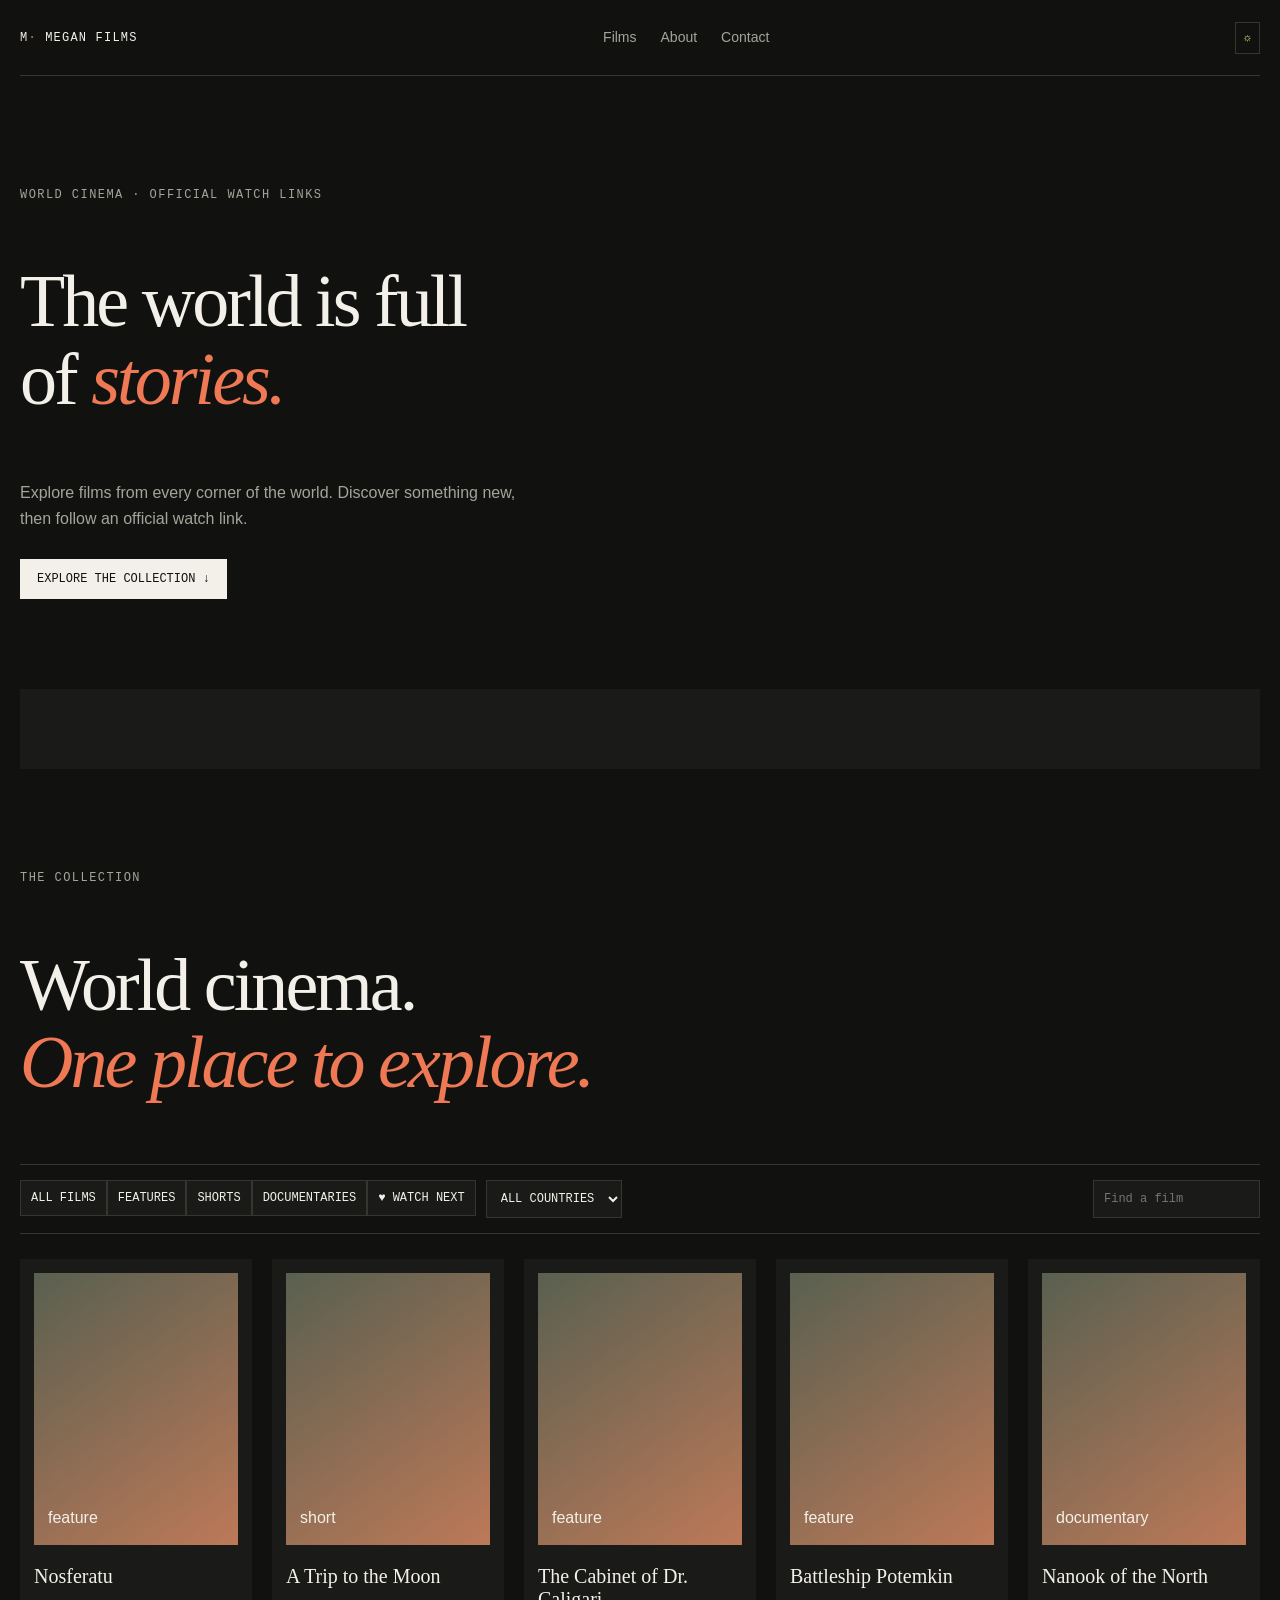
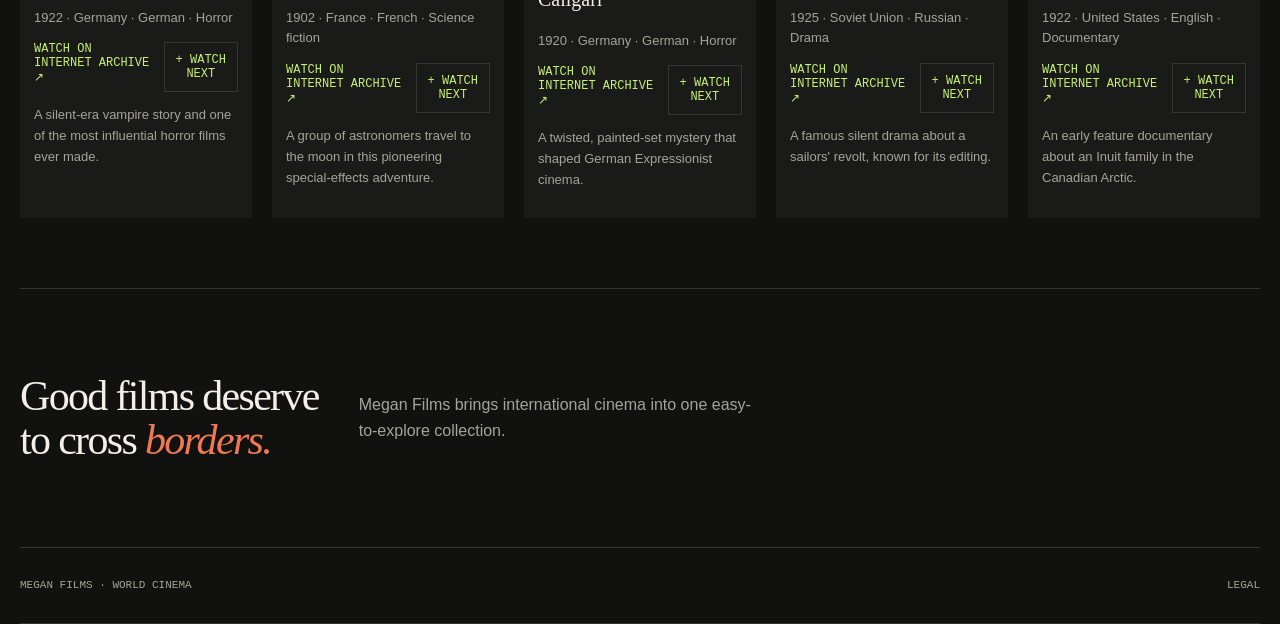
<file: index.html>
<!doctype html>
<html lang="en"><head><meta charset="utf-8"><meta name="viewport" content="width=device-width, initial-scale=1"><meta name="theme-color" content="#111210"><meta name="description" content="Explore world cinema and find official places to watch."><title>Megan Films — World cinema, one screen</title><link rel="stylesheet" href="styles.css"><script src="config.js" defer></script><script src="app.js" defer></script></head><body><header><a class="brand" href="index.html">M<span>·</span> MEGAN FILMS</a><nav><a href="#collection">Films</a><a href="about.html">About</a><a href="contact.html">Contact</a></nav><button id="theme-toggle" aria-label="Switch theme">☼</button></header><main><section class="hero"><p class="eyebrow">WORLD CINEMA · OFFICIAL WATCH LINKS</p><h1>The world is full<br>of <em>stories.</em></h1><p>Explore films from every corner of the world. Discover something new, then follow an official watch link.</p><a class="button" href="#collection">EXPLORE THE COLLECTION ↓</a></section><section id="featured" class="featured"></section><section id="collection"><p class="eyebrow">THE COLLECTION</p><h2>World cinema.<br><em>One place to explore.</em></h2><div class="tools"><div id="filters"><button data-filter="all">ALL FILMS</button><button data-filter="feature">FEATURES</button><button data-filter="short">SHORTS</button><button data-filter="documentary">DOCUMENTARIES</button><button data-filter="saved">♥ WATCH NEXT</button></div><select id="country" aria-label="Filter by country"><option value="all">ALL COUNTRIES</option></select><input id="search" type="search" placeholder="Find a film" aria-label="Find a film"></div><div id="film-grid" class="grid"></div><p id="empty-state" hidden>No films match your search.</p><div id="web-search" hidden></div></section><section id="world" hidden><p class="eyebrow">THE WORLD DATABASE</p><h2>Search films on TMDB</h2><div id="world-grid" class="grid"></div><p id="world-status"></p><select id="world-sort"><option value="popularity.desc">MOST POPULAR</option><option value="primary_release_date.desc">NEWEST</option></select><button id="world-more" hidden>LOAD MORE</button><p>This product uses the TMDB API but is not endorsed or certified by TMDB.</p></section><section class="about"><h2>Good films deserve<br>to cross <em>borders.</em></h2><p>Megan Films brings international cinema into one easy-to-explore collection.</p></section></main><footer><span>MEGAN FILMS · WORLD CINEMA</span><a href="legal.html">LEGAL</a></footer><dialog id="watch-dialog"><button id="close-watch">Close ×</button><h2 id="watch-title"></h2><video id="video-player" controls playsinline></video><p id="player-caption"></p></dialog></body></html>
</file>
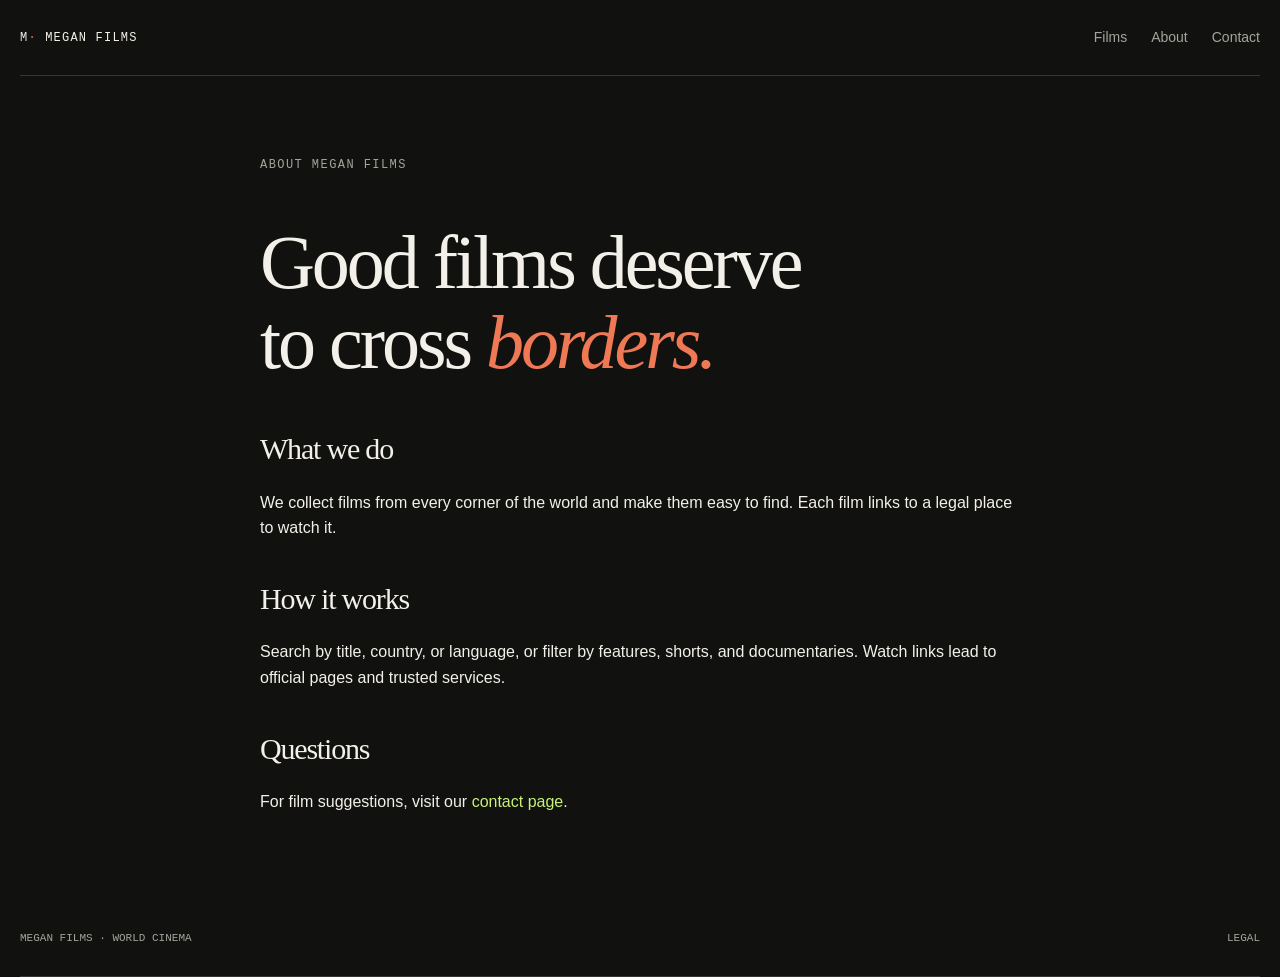
<file: about.html>
<!doctype html><html lang="en"><head><meta charset="utf-8"><meta name="viewport" content="width=device-width, initial-scale=1"><title>About — Megan Films</title><link rel="stylesheet" href="styles.css"><script src="theme.js"></script></head><body><header><a class="brand" href="index.html">M<span>·</span> MEGAN FILMS</a><nav><a href="index.html#collection">Films</a><a href="about.html">About</a><a href="contact.html">Contact</a></nav></header><main class="prose"><p class="eyebrow">ABOUT MEGAN FILMS</p><h1>Good films deserve<br>to cross <em>borders.</em></h1><h2>What we do</h2><p>We collect films from every corner of the world and make them easy to find. Each film links to a legal place to watch it.</p><h2>How it works</h2><p>Search by title, country, or language, or filter by features, shorts, and documentaries. Watch links lead to official pages and trusted services.</p><h2>Questions</h2><p>For film suggestions, visit our <a href="contact.html">contact page</a>.</p></main><footer><span>MEGAN FILMS · WORLD CINEMA</span><a href="legal.html">LEGAL</a></footer></body></html>
</file>
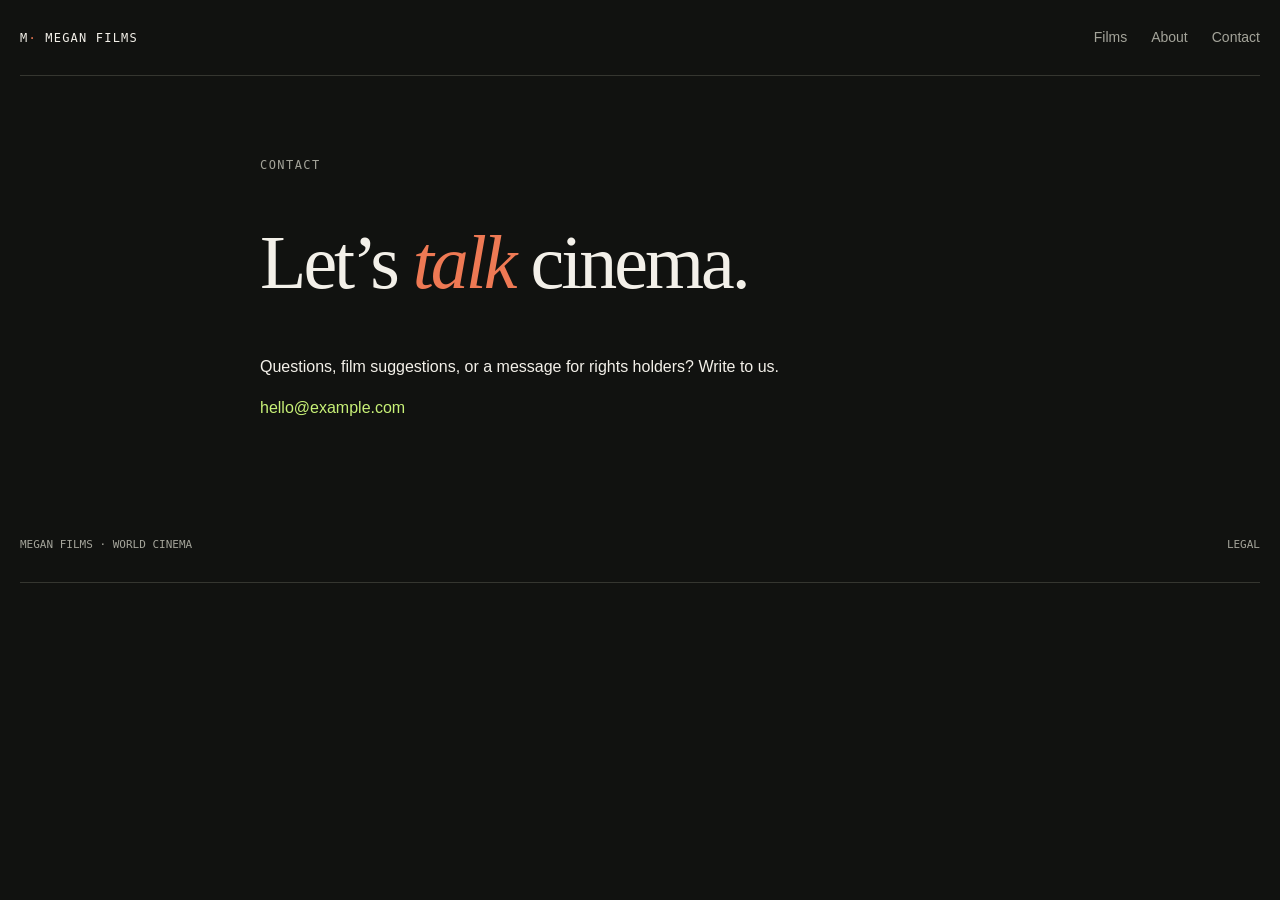
<file: contact.html>
<!doctype html><html lang="en"><head><meta charset="utf-8"><meta name="viewport" content="width=device-width, initial-scale=1"><title>Contact — Megan Films</title><link rel="stylesheet" href="styles.css"><script src="theme.js"></script></head><body><header><a class="brand" href="index.html">M<span>·</span> MEGAN FILMS</a><nav><a href="index.html#collection">Films</a><a href="about.html">About</a><a href="contact.html">Contact</a></nav></header><main class="prose"><p class="eyebrow">CONTACT</p><h1>Let’s <em>talk</em> cinema.</h1><p>Questions, film suggestions, or a message for rights holders? Write to us.</p><p><a href="mailto:hello@example.com">hello@example.com</a></p></main><footer><span>MEGAN FILMS · WORLD CINEMA</span><a href="legal.html">LEGAL</a></footer></body></html>
</file>
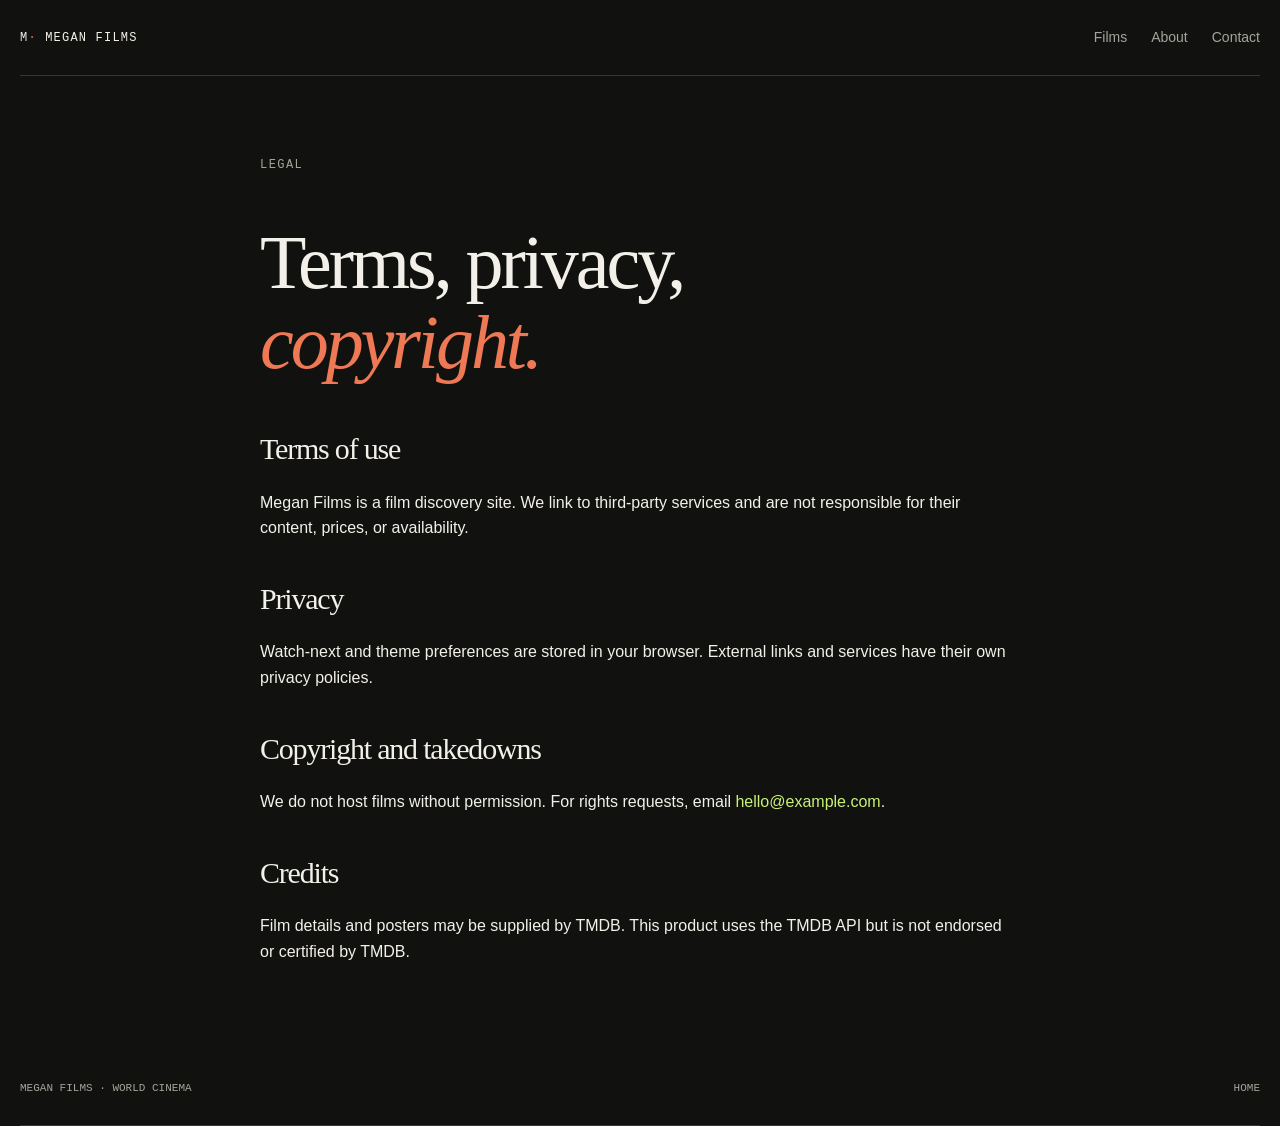
<file: legal.html>
<!doctype html><html lang="en"><head><meta charset="utf-8"><meta name="viewport" content="width=device-width, initial-scale=1"><title>Legal — Megan Films</title><link rel="stylesheet" href="styles.css"><script src="theme.js"></script></head><body><header><a class="brand" href="index.html">M<span>·</span> MEGAN FILMS</a><nav><a href="index.html#collection">Films</a><a href="about.html">About</a><a href="contact.html">Contact</a></nav></header><main class="prose"><p class="eyebrow">LEGAL</p><h1>Terms, privacy,<br><em>copyright.</em></h1><h2>Terms of use</h2><p>Megan Films is a film discovery site. We link to third-party services and are not responsible for their content, prices, or availability.</p><h2>Privacy</h2><p>Watch-next and theme preferences are stored in your browser. External links and services have their own privacy policies.</p><h2>Copyright and takedowns</h2><p>We do not host films without permission. For rights requests, email <a href="mailto:hello@example.com">hello@example.com</a>.</p><h2>Credits</h2><p>Film details and posters may be supplied by TMDB. This product uses the TMDB API but is not endorsed or certified by TMDB.</p></main><footer><span>MEGAN FILMS · WORLD CINEMA</span><a href="index.html">HOME</a></footer></body></html>
</file>
<file: styles.css>
:root{color-scheme:dark;--bg:#111210;--panel:#1a1b18;--text:#f3f0e9;--muted:#a4a49a;--line:#353630;--orange:#ee7954;--lime:#c8f177}*{box-sizing:border-box}html{scroll-behavior:smooth}body{margin:0;background:var(--bg);color:var(--text);font:16px/1.6 'DM Sans',Arial,sans-serif}a{color:inherit;text-decoration:none}header,footer{width:min(1240px,calc(100% - 40px));margin:auto;min-height:76px;display:flex;align-items:center;justify-content:space-between;border-bottom:1px solid var(--line)}nav{display:flex;gap:24px;color:var(--muted);font-size:14px}.brand{font:500 12px monospace;letter-spacing:.1em}.brand span,em{color:var(--orange)}main{width:min(1240px,calc(100% - 40px));margin:auto}.hero{padding:100px 0 70px;min-height:470px}.eyebrow{font:12px monospace;letter-spacing:.12em;color:var(--muted)}h1,h2{font:500 clamp(38px,7vw,74px)/1.05 Georgia,serif;letter-spacing:-.04em}h1 em,h2 em{font-weight:500}.hero p:not(.eyebrow){max-width:500px;color:var(--muted)}.button{display:inline-block;background:var(--text);color:var(--bg);padding:13px 17px;font:12px monospace;margin-top:12px}.featured{background:var(--panel);padding:30px;margin:20px 0;min-height:80px}#collection{padding:70px 0}.tools{display:flex;flex-wrap:wrap;gap:10px;padding:15px 0;border-block:1px solid var(--line);margin:25px 0}.tools button,.tools select,.tools input,button{background:var(--panel);border:1px solid var(--line);color:var(--text);padding:10px;font:12px monospace}.tools input{margin-left:auto}.grid{display:grid;grid-template-columns:repeat(auto-fit,minmax(210px,1fr));gap:20px}.film-card{background:var(--panel);padding:14px}.film-poster{aspect-ratio:3/4;background:linear-gradient(145deg,#596050,#bd7958);background-size:cover;background-position:center;display:flex;align-items:flex-end;padding:14px}.film-card h3{font:20px Georgia}.film-meta,.film-description{color:var(--muted);font-size:13px}.film-actions{display:flex;gap:10px;justify-content:space-between;margin-top:14px}.watch-button,.save-button{color:var(--lime);font:12px monospace}.about{display:flex;gap:40px;align-items:center;border-block:1px solid var(--line);padding:50px 0}.about h2{font-size:42px}.about p{max-width:400px;color:var(--muted)}footer{font:11px monospace;color:var(--muted);border-top:0}.prose{padding:70px 0;max-width:760px}.prose h1{font-size:clamp(42px,7vw,76px)}.prose h2{font-size:30px;margin-top:42px}.prose a{color:var(--lime)}dialog{width:min(900px,95vw);background:var(--panel);color:var(--text);border:1px solid var(--line)}dialog video{width:100%}#theme-toggle{background:none;color:var(--lime);border:1px solid var(--line);padding:8px}@media(max-width:650px){header{gap:10px}nav{gap:10px;font-size:12px}.hero{padding-top:60px}.tools input{margin-left:0;width:100%}.about{display:block}}
</file>
